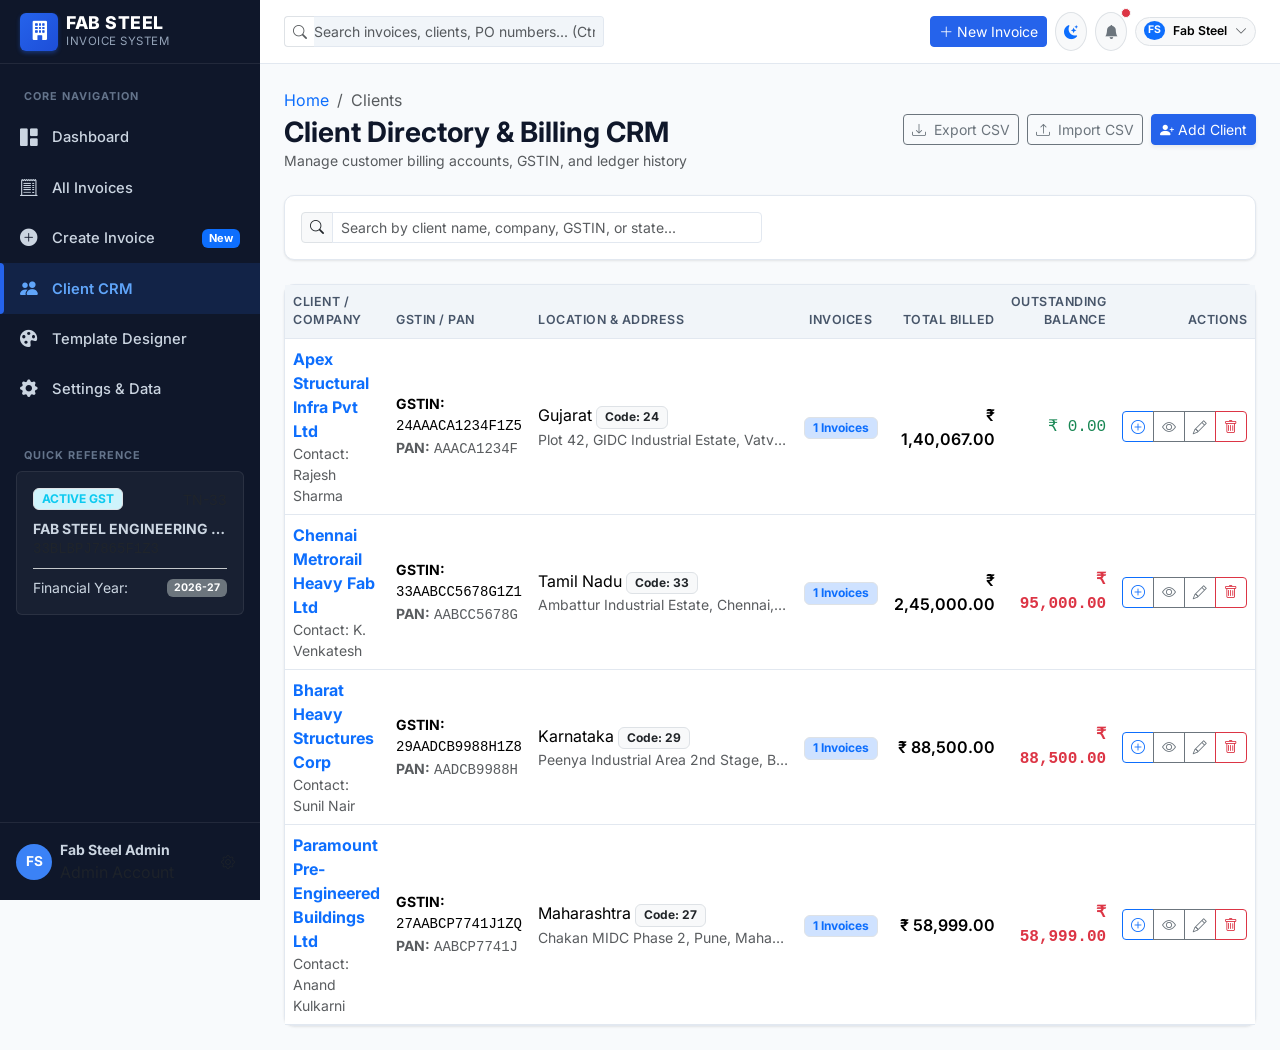
<file: clients.html>
<!DOCTYPE html>
<html lang="en" data-theme="light">
<head>
  <meta charset="UTF-8">
  <meta name="viewport" content="width=device-width, initial-scale=1.0">
  <title>Client CRM - FAB STEEL Invoice System</title>
  
  <!-- Fonts -->
  <link rel="preconnect" href="https://fonts.googleapis.com">
  <link rel="preconnect" href="https://fonts.gstatic.com" crossorigin>
  <link href="https://fonts.googleapis.com/css2?family=Inter:wght@400;500;600;700;800&display=swap" rel="stylesheet">
  
  <!-- Vendor CSS -->
  <link rel="stylesheet" href="https://cdn.jsdelivr.net/npm/bootstrap@5.3.3/dist/css/bootstrap.min.css">
  <link rel="stylesheet" href="https://cdn.jsdelivr.net/npm/bootstrap-icons@1.11.3/font/bootstrap-icons.min.css">
  
  <!-- Custom CSS -->
  <link rel="stylesheet" href="assets/css/style.css">
  <link rel="stylesheet" href="assets/css/invoice-template.css">
  <link rel="stylesheet" href="assets/css/responsive.css">
  <link rel="stylesheet" href="assets/css/print.css">
</head>
<body>
  <div class="app-container">
    <!-- SIDEBAR -->
    <aside class="app-sidebar" id="app-sidebar"></aside>

    <!-- MAIN CONTAINER -->
    <div class="app-main">
      <!-- NAVBAR -->
      <header class="app-navbar" id="app-navbar"></header>

      <!-- CONTENT -->
      <main class="app-content">
        <!-- Header -->
        <div class="d-flex flex-wrap justify-content-between align-items-center mb-4">
          <div>
            <nav aria-label="breadcrumb">
              <ol class="breadcrumb mb-1 small">
                <li class="breadcrumb-item"><a href="index.html" class="text-decoration-none">Home</a></li>
                <li class="breadcrumb-item active" aria-current="page">Clients</li>
              </ol>
            </nav>
            <h3 class="fw-bold mb-0">Client Directory & Billing CRM</h3>
            <p class="text-muted small mb-0">Manage customer billing accounts, GSTIN, and ledger history</p>
          </div>
          <div class="d-flex flex-wrap gap-2 mt-2 mt-sm-0">
            <button class="btn btn-outline-secondary btn-sm" onclick="ClientsManager.exportClientsCsv()">
              <i class="bi bi-download me-1"></i> Export CSV
            </button>
            <label class="btn btn-outline-secondary btn-sm mb-0">
              <i class="bi bi-upload me-1"></i> Import CSV
              <input type="file" id="client-csv-file-input" accept=".csv" class="d-none" />
            </label>
            <button class="btn btn-primary btn-sm d-flex align-items-center gap-1 shadow-sm" onclick="ClientsManager.openAddModal()">
              <i class="bi bi-person-plus-fill"></i>
              <span>Add Client</span>
            </button>
          </div>
        </div>

        <!-- SEARCH BAR -->
        <div class="card p-3 mb-4">
          <div class="row g-3">
            <div class="col-md-6">
              <div class="input-group input-group-sm">
                <span class="input-group-text"><i class="bi bi-search"></i></span>
                <input type="text" id="client-search" class="form-control" placeholder="Search by client name, company, GSTIN, or state..." />
              </div>
            </div>
          </div>
        </div>

        <!-- CLIENTS TABLE -->
        <div class="card">
          <div class="table-responsive">
            <table class="table table-hover align-middle mb-0">
              <thead>
                <tr>
                  <th>Client / Company</th>
                  <th>GSTIN / PAN</th>
                  <th>Location & Address</th>
                  <th class="text-center">Invoices</th>
                  <th class="text-end">Total Billed</th>
                  <th class="text-end">Outstanding Balance</th>
                  <th class="text-end">Actions</th>
                </tr>
              </thead>
              <tbody id="clients-table-tbody">
                <!-- Loaded dynamically -->
              </tbody>
            </table>
          </div>
        </div>

      </main>
    </div>
  </div>

  <!-- ADD / EDIT CLIENT MODAL -->
  <div class="modal fade" id="client-modal" tabindex="-1">
    <div class="modal-dialog modal-lg">
      <div class="modal-content">
        <form id="client-form">
          <input type="hidden" id="client-id" />
          <div class="modal-header">
            <h5 class="modal-title fw-bold" id="client-modal-title">Client Profile</h5>
            <button type="button" class="btn-close" data-bs-dismiss="modal"></button>
          </div>
          <div class="modal-body">
            <div class="row g-3">
              <div class="col-md-6">
                <label class="form-label" for="modal-client-company">Company Name *</label>
                <input type="text" id="modal-client-company" class="form-control form-control-sm" required />
              </div>
              <div class="col-md-6">
                <label class="form-label" for="modal-client-contact">Contact Person</label>
                <input type="text" id="modal-client-contact" class="form-control form-control-sm" />
              </div>
              <div class="col-md-6">
                <label class="form-label" for="modal-client-email">Email Address</label>
                <input type="email" id="modal-client-email" class="form-control form-control-sm" />
              </div>
              <div class="col-md-6">
                <label class="form-label" for="modal-client-phone">Phone Number</label>
                <input type="text" id="modal-client-phone" class="form-control form-control-sm" />
              </div>
              <div class="col-md-6">
                <label class="form-label" for="modal-client-gstin">GSTIN (15 Digits)</label>
                <input type="text" id="modal-client-gstin" class="form-control form-control-sm text-uppercase font-monospace" maxlength="15" />
              </div>
              <div class="col-md-6">
                <label class="form-label" for="modal-client-pan">PAN Number</label>
                <input type="text" id="modal-client-pan" class="form-control form-control-sm text-uppercase font-monospace" maxlength="10" />
              </div>
              <div class="col-md-6">
                <label class="form-label" for="modal-client-state">State</label>
                <input type="text" id="modal-client-state" class="form-control form-control-sm" placeholder="e.g. Gujarat" />
              </div>
              <div class="col-md-6">
                <label class="form-label" for="modal-client-state-code">State Code (2 Digits)</label>
                <input type="text" id="modal-client-state-code" class="form-control form-control-sm font-monospace" maxlength="2" placeholder="e.g. 24" />
              </div>
              <div class="col-12">
                <label class="form-label" for="modal-client-address">Billing Address</label>
                <textarea id="modal-client-address" class="form-control form-control-sm" rows="3" placeholder="Plot, Street, City, State, PIN code"></textarea>
              </div>
            </div>
          </div>
          <div class="modal-footer">
            <button type="button" class="btn btn-sm btn-secondary" data-bs-dismiss="modal">Cancel</button>
            <button type="submit" class="btn btn-sm btn-primary">
              <i class="bi bi-save me-1"></i> Save Client
            </button>
          </div>
        </form>
      </div>
    </div>
  </div>

  <!-- VIEW CLIENT DETAILS & INVOICE HISTORY MODAL -->
  <div class="modal fade" id="client-details-modal" tabindex="-1">
    <div class="modal-dialog modal-lg">
      <div class="modal-content">
        <div class="modal-header">
          <h5 class="modal-title fw-bold"><i class="bi bi-person-badge text-primary me-2"></i>Client Billing Profile</h5>
          <button type="button" class="btn-close" data-bs-dismiss="modal"></button>
        </div>
        <div class="modal-body" id="client-details-body">
          <!-- Rendered dynamically -->
        </div>
        <div class="modal-footer">
          <button type="button" class="btn btn-sm btn-secondary" data-bs-dismiss="modal">Close</button>
        </div>
      </div>
    </div>
  </div>

  <!-- VENDOR SCRIPTS -->
  <script src="https://cdn.jsdelivr.net/npm/bootstrap@5.3.3/dist/js/bootstrap.bundle.min.js"></script>

  <!-- APPLICATION SCRIPTS -->
  <script src="assets/js/default-assets.js"></script>
  <script src="assets/js/default-data.js"></script>
  <script src="assets/js/calculations.js"></script>
  <script src="assets/js/storage.js"></script>
  <script src="assets/js/export-csv.js"></script>
  <script src="assets/js/ui.js"></script>
  <script src="assets/js/clients-manager.js"></script>

  <script>
    document.addEventListener('DOMContentLoaded', () => {
      UI.init('clients');
      ClientsManager.init();
    });
  </script>
</body>
</html>
</file>
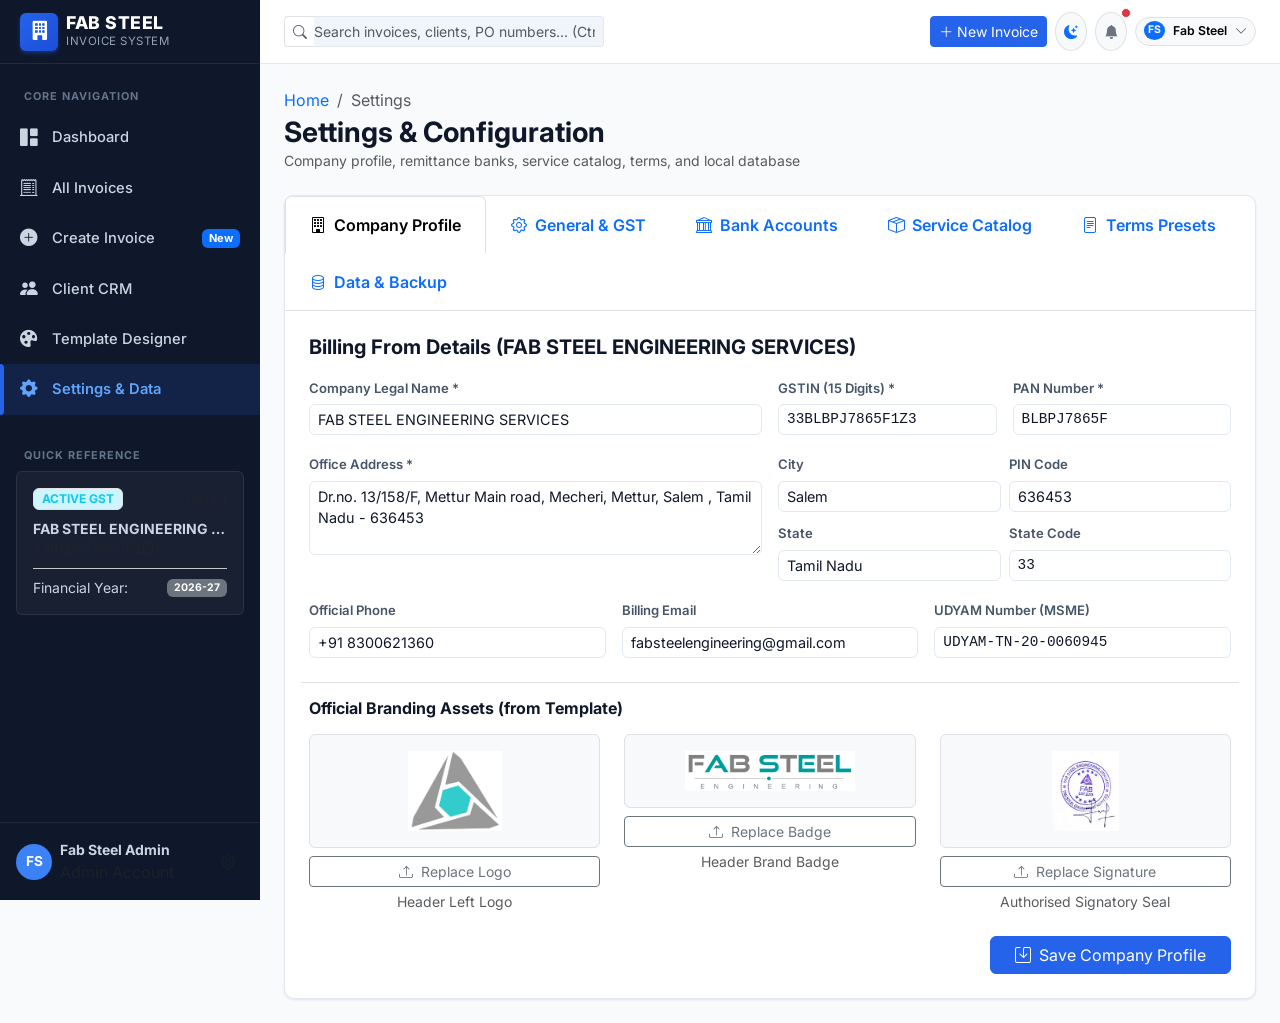
<file: settings.html>
<!DOCTYPE html>
<html lang="en" data-theme="light">
<head>
  <meta charset="UTF-8">
  <meta name="viewport" content="width=device-width, initial-scale=1.0">
  <title>Settings & Data - FAB STEEL Invoice System</title>
  
  <!-- Fonts -->
  <link rel="preconnect" href="https://fonts.googleapis.com">
  <link rel="preconnect" href="https://fonts.gstatic.com" crossorigin>
  <link href="https://fonts.googleapis.com/css2?family=Inter:wght@400;500;600;700;800&display=swap" rel="stylesheet">
  
  <!-- Vendor CSS -->
  <link rel="stylesheet" href="https://cdn.jsdelivr.net/npm/bootstrap@5.3.3/dist/css/bootstrap.min.css">
  <link rel="stylesheet" href="https://cdn.jsdelivr.net/npm/bootstrap-icons@1.11.3/font/bootstrap-icons.min.css">
  
  <!-- Custom CSS -->
  <link rel="stylesheet" href="assets/css/style.css">
  <link rel="stylesheet" href="assets/css/invoice-template.css">
  <link rel="stylesheet" href="assets/css/responsive.css">
  <link rel="stylesheet" href="assets/css/print.css">
</head>
<body>
  <div class="app-container">
    <!-- SIDEBAR -->
    <aside class="app-sidebar" id="app-sidebar"></aside>

    <!-- MAIN CONTAINER -->
    <div class="app-main">
      <!-- NAVBAR -->
      <header class="app-navbar" id="app-navbar"></header>

      <!-- CONTENT -->
      <main class="app-content">
        <!-- Header -->
        <div class="d-flex flex-wrap justify-content-between align-items-center mb-4">
          <div>
            <nav aria-label="breadcrumb">
              <ol class="breadcrumb mb-1 small">
                <li class="breadcrumb-item"><a href="index.html" class="text-decoration-none">Home</a></li>
                <li class="breadcrumb-item active" aria-current="page">Settings</li>
              </ol>
            </nav>
            <h3 class="fw-bold mb-0">Settings & Configuration</h3>
            <p class="text-muted small mb-0">Company profile, remittance banks, service catalog, terms, and local database</p>
          </div>
        </div>

        <!-- TABS -->
        <div class="card">
          <div class="card-header p-0 border-bottom">
            <ul class="nav nav-tabs card-header-tabs m-0 border-0" id="settingsTabs" role="tablist">
              <li class="nav-item">
                <button class="nav-link active px-4 py-3" data-bs-toggle="tab" data-bs-target="#tab-company">
                  <i class="bi bi-building me-1"></i> Company Profile
                </button>
              </li>
              <li class="nav-item">
                <button class="nav-link px-4 py-3" data-bs-toggle="tab" data-bs-target="#tab-general">
                  <i class="bi bi-gear me-1"></i> General & GST
                </button>
              </li>
              <li class="nav-item">
                <button class="nav-link px-4 py-3" data-bs-toggle="tab" data-bs-target="#tab-banks">
                  <i class="bi bi-bank me-1"></i> Bank Accounts
                </button>
              </li>
              <li class="nav-item">
                <button class="nav-link px-4 py-3" data-bs-toggle="tab" data-bs-target="#tab-catalog">
                  <i class="bi bi-box-seam me-1"></i> Service Catalog
                </button>
              </li>
              <li class="nav-item">
                <button class="nav-link px-4 py-3" data-bs-toggle="tab" data-bs-target="#tab-terms">
                  <i class="bi bi-file-text me-1"></i> Terms Presets
                </button>
              </li>
              <li class="nav-item">
                <button class="nav-link px-4 py-3" data-bs-toggle="tab" data-bs-target="#tab-data">
                  <i class="bi bi-database me-1"></i> Data & Backup
                </button>
              </li>
            </ul>
          </div>

          <div class="card-body p-4">
            <div class="tab-content">
              
              <!-- TAB 1: COMPANY PROFILE -->
              <div class="tab-pane fade show active" id="tab-company">
                <form id="company-settings-form">
                  <h5 class="fw-bold mb-3">Billing From Details (FAB STEEL ENGINEERING SERVICES)</h5>
                  <div class="row g-3">
                    <div class="col-md-6">
                      <label class="form-label" for="comp-name">Company Legal Name *</label>
                      <input type="text" id="comp-name" class="form-control form-control-sm" required />
                    </div>
                    <div class="col-md-3">
                      <label class="form-label" for="comp-gstin">GSTIN (15 Digits) *</label>
                      <input type="text" id="comp-gstin" class="form-control form-control-sm text-uppercase font-monospace" required />
                    </div>
                    <div class="col-md-3">
                      <label class="form-label" for="comp-pan">PAN Number *</label>
                      <input type="text" id="comp-pan" class="form-control form-control-sm text-uppercase font-monospace" required />
                    </div>

                    <div class="col-md-6">
                      <label class="form-label" for="comp-address">Office Address *</label>
                      <textarea id="comp-address" class="form-control form-control-sm" rows="3" required></textarea>
                    </div>
                    <div class="col-md-6">
                      <div class="row g-2">
                        <div class="col-6">
                          <label class="form-label" for="comp-city">City</label>
                          <input type="text" id="comp-city" class="form-control form-control-sm" />
                        </div>
                        <div class="col-6">
                          <label class="form-label" for="comp-pin">PIN Code</label>
                          <input type="text" id="comp-pin" class="form-control form-control-sm" />
                        </div>
                        <div class="col-6">
                          <label class="form-label" for="comp-state">State</label>
                          <input type="text" id="comp-state" class="form-control form-control-sm" />
                        </div>
                        <div class="col-6">
                          <label class="form-label" for="comp-state-code">State Code</label>
                          <input type="text" id="comp-state-code" class="form-control form-control-sm font-monospace" />
                        </div>
                      </div>
                    </div>

                    <div class="col-md-4">
                      <label class="form-label" for="comp-phone">Official Phone</label>
                      <input type="text" id="comp-phone" class="form-control form-control-sm" />
                    </div>
                    <div class="col-md-4">
                      <label class="form-label" for="comp-email">Billing Email</label>
                      <input type="email" id="comp-email" class="form-control form-control-sm" />
                    </div>
                    <div class="col-md-4">
                      <label class="form-label" for="comp-udyam">UDYAM Number (MSME)</label>
                      <input type="text" id="comp-udyam" class="form-control form-control-sm text-uppercase font-monospace" />
                    </div>

                    <!-- Company Images (Logo, Badge, Signature) -->
                    <div class="col-12 mt-4 pt-3 border-top">
                      <h6 class="fw-bold mb-3">Official Branding Assets (from Template)</h6>
                      <div class="row g-4">
                        <div class="col-md-4 text-center">
                          <div class="p-3 border rounded bg-light mb-2">
                            <img id="comp-logo-preview" src="assets/images/logo.png" alt="Logo" style="max-height: 80px; max-width: 140px; object-fit: contain;" />
                          </div>
                          <label class="btn btn-sm btn-outline-secondary w-100">
                            <i class="bi bi-upload me-1"></i> Replace Logo
                            <input type="file" id="upload-logo-input" accept="image/*" class="d-none" />
                          </label>
                          <small class="text-muted d-block mt-1">Header Left Logo</small>
                        </div>

                        <div class="col-md-4 text-center">
                          <div class="p-3 border rounded bg-light mb-2">
                            <img id="comp-badge-preview" src="assets/images/brand-badge.png" alt="Badge" style="max-height: 80px; max-width: 170px; object-fit: contain;" />
                          </div>
                          <label class="btn btn-sm btn-outline-secondary w-100">
                            <i class="bi bi-upload me-1"></i> Replace Badge
                            <input type="file" id="upload-badge-input" accept="image/*" class="d-none" />
                          </label>
                          <small class="text-muted d-block mt-1">Header Brand Badge</small>
                        </div>

                        <div class="col-md-4 text-center">
                          <div class="p-3 border rounded bg-light mb-2">
                            <img id="comp-sig-preview" src="assets/images/signature.jpg" alt="Signature" style="max-height: 80px; max-width: 140px; object-fit: contain;" />
                          </div>
                          <label class="btn btn-sm btn-outline-secondary w-100">
                            <i class="bi bi-upload me-1"></i> Replace Signature
                            <input type="file" id="upload-sig-input" accept="image/*" class="d-none" />
                          </label>
                          <small class="text-muted d-block mt-1">Authorised Signatory Seal</small>
                        </div>
                      </div>
                    </div>

                    <div class="col-12 mt-4 text-end">
                      <button type="submit" class="btn btn-primary px-4">
                        <i class="bi bi-save me-1"></i> Save Company Profile
                      </button>
                    </div>
                  </div>
                </form>
              </div>

              <!-- TAB 2: GENERAL & GST -->
              <div class="tab-pane fade" id="tab-general">
                <form id="general-settings-form">
                  <h5 class="fw-bold mb-3">Invoice Numbering & Financial Year</h5>
                  <div class="row g-3">
                    <div class="col-md-4">
                      <label class="form-label" for="setting-prefix">Invoice Prefix</label>
                      <input type="text" id="setting-prefix" class="form-control form-control-sm font-monospace" value="FSE" />
                      <small class="text-muted">e.g. FSE for FAB STEEL ENGINEERING</small>
                    </div>
                    <div class="col-md-4">
                      <label class="form-label" for="setting-fy">Financial Year</label>
                      <input type="text" id="setting-fy" class="form-control form-control-sm font-monospace" value="2026-27" />
                    </div>
                    <div class="col-md-4">
                      <label class="form-label" for="setting-next-serial">Next Serial Number</label>
                      <input type="number" id="setting-next-serial" class="form-control form-control-sm font-monospace" value="7" />
                    </div>
                    <div class="col-md-4">
                      <label class="form-label" for="setting-currency">Currency Code</label>
                      <select id="setting-currency" class="form-select form-select-sm">
                        <option value="INR">INR (₹ - Indian Rupee)</option>
                        <option value="USD">USD ($ - US Dollar)</option>
                        <option value="EUR">EUR (€ - Euro)</option>
                        <option value="AED">AED (AED - UAE Dirham)</option>
                      </select>
                    </div>
                    <div class="col-md-4">
                      <label class="form-label" for="setting-payment-days">Default Payment Due Days</label>
                      <input type="number" id="setting-payment-days" class="form-control form-control-sm" value="21" />
                    </div>
                    <div class="col-md-4">
                      <label class="form-label" for="setting-default-gst">Default GST Rate</label>
                      <select id="setting-default-gst" class="form-select form-select-sm font-monospace">
                        <option value="18">18% (Standard Engineering Services)</option>
                        <option value="12">12%</option>
                        <option value="5">5%</option>
                        <option value="28">28%</option>
                        <option value="0">0% (Nil / LUT)</option>
                      </select>
                    </div>
                    <div class="col-md-4 d-flex align-items-center">
                      <div class="form-check form-switch mt-3">
                        <input class="form-check-input" type="checkbox" id="setting-round-off" checked />
                        <label class="form-check-label small fw-bold" for="setting-round-off">Default Round-off Enabled</label>
                      </div>
                    </div>
                    <div class="col-12 mt-4 text-end">
                      <button type="submit" class="btn btn-primary px-4">
                        <i class="bi bi-save me-1"></i> Save General Settings
                      </button>
                    </div>
                  </div>
                </form>
              </div>

              <!-- TAB 3: BANK ACCOUNTS -->
              <div class="tab-pane fade" id="tab-banks">
                <div class="d-flex justify-content-between align-items-center mb-3">
                  <h5 class="fw-bold mb-0">Remittance Bank Accounts</h5>
                </div>
                <div class="table-responsive mb-4">
                  <table class="table table-bordered table-sm align-middle">
                    <thead class="table-light">
                      <tr>
                        <th>Bank Name</th>
                        <th>Account Number</th>
                        <th>IFSC Code</th>
                        <th>Branch</th>
                        <th>UPI ID</th>
                        <th class="text-center">Default</th>
                        <th class="text-end">Action</th>
                      </tr>
                    </thead>
                    <tbody id="banks-list-tbody">
                      <!-- Loaded dynamically -->
                    </tbody>
                  </table>
                </div>

                <div class="card bg-light border">
                  <div class="card-header bg-transparent fw-bold">Add New Bank Account</div>
                  <div class="card-body">
                    <form id="add-bank-form">
                      <div class="row g-2">
                        <div class="col-md-4">
                          <label class="form-label" for="new-bank-name">Bank Name *</label>
                          <input type="text" id="new-bank-name" class="form-control form-control-sm" placeholder="e.g. HDFC Bank" required />
                        </div>
                        <div class="col-md-4">
                          <label class="form-label" for="new-bank-holder">Account Holder Name</label>
                          <input type="text" id="new-bank-holder" class="form-control form-control-sm" value="FAB STEEL ENGINEERING SERVICES" />
                        </div>
                        <div class="col-md-4">
                          <label class="form-label" for="new-bank-acc">Account Number *</label>
                          <input type="text" id="new-bank-acc" class="form-control form-control-sm font-monospace" required />
                        </div>
                        <div class="col-md-4">
                          <label class="form-label" for="new-bank-ifsc">IFSC Code *</label>
                          <input type="text" id="new-bank-ifsc" class="form-control form-control-sm text-uppercase font-monospace" required />
                        </div>
                        <div class="col-md-4">
                          <label class="form-label" for="new-bank-branch">Branch</label>
                          <input type="text" id="new-bank-branch" class="form-control form-control-sm" />
                        </div>
                        <div class="col-md-4">
                          <label class="form-label" for="new-bank-upi">UPI ID</label>
                          <input type="text" id="new-bank-upi" class="form-control form-control-sm font-monospace" placeholder="e.g. 8300621360@okaxis" />
                        </div>
                        <div class="col-12 mt-3 text-end">
                          <button type="submit" class="btn btn-sm btn-primary">
                            <i class="bi bi-plus-lg me-1"></i> Add Bank Account
                          </button>
                        </div>
                      </div>
                    </form>
                  </div>
                </div>
              </div>

              <!-- TAB 4: SERVICE CATALOG -->
              <div class="tab-pane fade" id="tab-catalog">
                <h5 class="fw-bold mb-3">Product & Engineering Service Catalog</h5>
                <div class="table-responsive mb-4">
                  <table class="table table-bordered table-sm align-middle">
                    <thead class="table-light">
                      <tr>
                        <th>Description</th>
                        <th class="text-center">HSN/SAC</th>
                        <th class="text-center">Unit</th>
                        <th class="text-end">Standard Rate</th>
                        <th class="text-center">GST Rate</th>
                        <th class="text-end">Action</th>
                      </tr>
                    </thead>
                    <tbody id="catalog-list-tbody">
                      <!-- Loaded dynamically -->
                    </tbody>
                  </table>
                </div>

                <div class="card bg-light border">
                  <div class="card-header bg-transparent fw-bold">Add Service to Catalog</div>
                  <div class="card-body">
                    <form id="add-catalog-form">
                      <div class="row g-2">
                        <div class="col-md-5">
                          <label class="form-label" for="catalog-desc">Service Description *</label>
                          <input type="text" id="catalog-desc" class="form-control form-control-sm" required />
                        </div>
                        <div class="col-md-2">
                          <label class="form-label" for="catalog-hsn">HSN / SAC</label>
                          <input type="text" id="catalog-hsn" class="form-control form-control-sm text-center" value="998333" />
                        </div>
                        <div class="col-md-2">
                          <label class="form-label" for="catalog-unit">Unit</label>
                          <select id="catalog-unit" class="form-select form-select-sm">
                            <option value="TON">TON</option>
                            <option value="NOS">NOS</option>
                            <option value="SET">SET</option>
                            <option value="JOB">JOB</option>
                            <option value="HOURS">HOURS</option>
                          </select>
                        </div>
                        <div class="col-md-2">
                          <label class="form-label" for="catalog-rate">Rate (₹) *</label>
                          <input type="number" step="any" id="catalog-rate" class="form-control form-control-sm text-end" required />
                        </div>
                        <div class="col-md-1">
                          <label class="form-label" for="catalog-gst-rate">GST %</label>
                          <input type="number" id="catalog-gst-rate" class="form-control form-control-sm text-center" value="18" />
                        </div>
                        <div class="col-12 mt-3 text-end">
                          <button type="submit" class="btn btn-sm btn-primary">
                            <i class="bi bi-plus-lg me-1"></i> Add to Catalog
                          </button>
                        </div>
                      </div>
                    </form>
                  </div>
                </div>
              </div>

              <!-- TAB 5: TERMS PRESETS -->
              <div class="tab-pane fade" id="tab-terms">
                <h5 class="fw-bold mb-3">Terms & Conditions Presets</h5>
                <p class="small text-muted mb-3">Default conditions extracted from the Excel template and alternative presets:</p>
                <div id="terms-presets-list">
                  <!-- Loaded dynamically -->
                </div>
              </div>

              <!-- TAB 6: DATA & BACKUP -->
              <div class="tab-pane fade" id="tab-data">
                <h5 class="fw-bold mb-3">Local Database Management & Backup</h5>
                <div class="alert alert-info">
                  <i class="bi bi-info-circle-fill me-2"></i>
                  All application records are securely stored in your local browser storage (LocalStorage). This frontend architecture is completely prepared for plug-and-play PHP + MySQL backend integration without redesigning any UI or calculation logic.
                </div>

                <div class="row g-4 mt-2">
                  <div class="col-md-6">
                    <div class="card h-100 p-3 border">
                      <h6 class="fw-bold"><i class="bi bi-cloud-arrow-down text-primary me-2"></i>Export System Backup</h6>
                      <p class="small text-muted mb-3">Download a complete JSON snapshot of all invoices, clients, templates, catalog items, and settings.</p>
                      <button class="btn btn-outline-primary btn-sm mt-auto" onclick="SettingsManager.downloadFullBackup()">
                        <i class="bi bi-download me-1"></i> Download Backup JSON
                      </button>
                    </div>
                  </div>

                  <div class="col-md-6">
                    <div class="card h-100 p-3 border">
                      <h6 class="fw-bold"><i class="bi bi-cloud-arrow-up text-success me-2"></i>Restore Backup</h6>
                      <p class="small text-muted mb-3">Restore previously saved invoices and company configurations from a JSON backup file.</p>
                      <label class="btn btn-outline-success btn-sm mt-auto mb-0">
                        <i class="bi bi-upload me-1"></i> Choose Backup File
                        <input type="file" id="backup-file-input" accept=".json" class="d-none" />
                      </label>
                    </div>
                  </div>

                  <div class="col-md-6">
                    <div class="card h-100 p-3 border border-warning">
                      <h6 class="fw-bold text-warning"><i class="bi bi-arrow-counterclockwise me-2"></i>Reset to Factory Demo State</h6>
                      <p class="small text-muted mb-3">Re-initializes the application with the original FAB Steel sample invoice (FSE-2026-27-006) and official templates.</p>
                      <button class="btn btn-warning btn-sm mt-auto" onclick="SettingsManager.resetAllDemoData()">
                        <i class="bi bi-arrow-repeat me-1"></i> Reset Demo Data
                      </button>
                    </div>
                  </div>

                  <div class="col-md-6">
                    <div class="card h-100 p-3 border border-danger">
                      <h6 class="fw-bold text-danger"><i class="bi bi-trash3 me-2"></i>Clear All Stored Data</h6>
                      <p class="small text-muted mb-3">Permanently wipe all records from this browser. Use with caution.</p>
                      <button class="btn btn-outline-danger btn-sm mt-auto" onclick="SettingsManager.clearAllData()">
                        <i class="bi bi-exclamation-triangle me-1"></i> Wipe Local Database
                      </button>
                    </div>
                  </div>
                </div>
              </div>

            </div>
          </div>
        </div>

      </main>
    </div>
  </div>

  <!-- VENDOR SCRIPTS -->
  <script src="https://cdn.jsdelivr.net/npm/bootstrap@5.3.3/dist/js/bootstrap.bundle.min.js"></script>

  <!-- APPLICATION SCRIPTS -->
  <script src="assets/js/default-assets.js"></script>
  <script src="assets/js/default-data.js"></script>
  <script src="assets/js/calculations.js"></script>
  <script src="assets/js/storage.js"></script>
  <script src="assets/js/export-csv.js"></script>
  <script src="assets/js/ui.js"></script>
  <script src="assets/js/settings-manager.js"></script>

  <script>
    document.addEventListener('DOMContentLoaded', () => {
      UI.init('settings');
      SettingsManager.init();
    });
  </script>
</body>
</html>
</file>
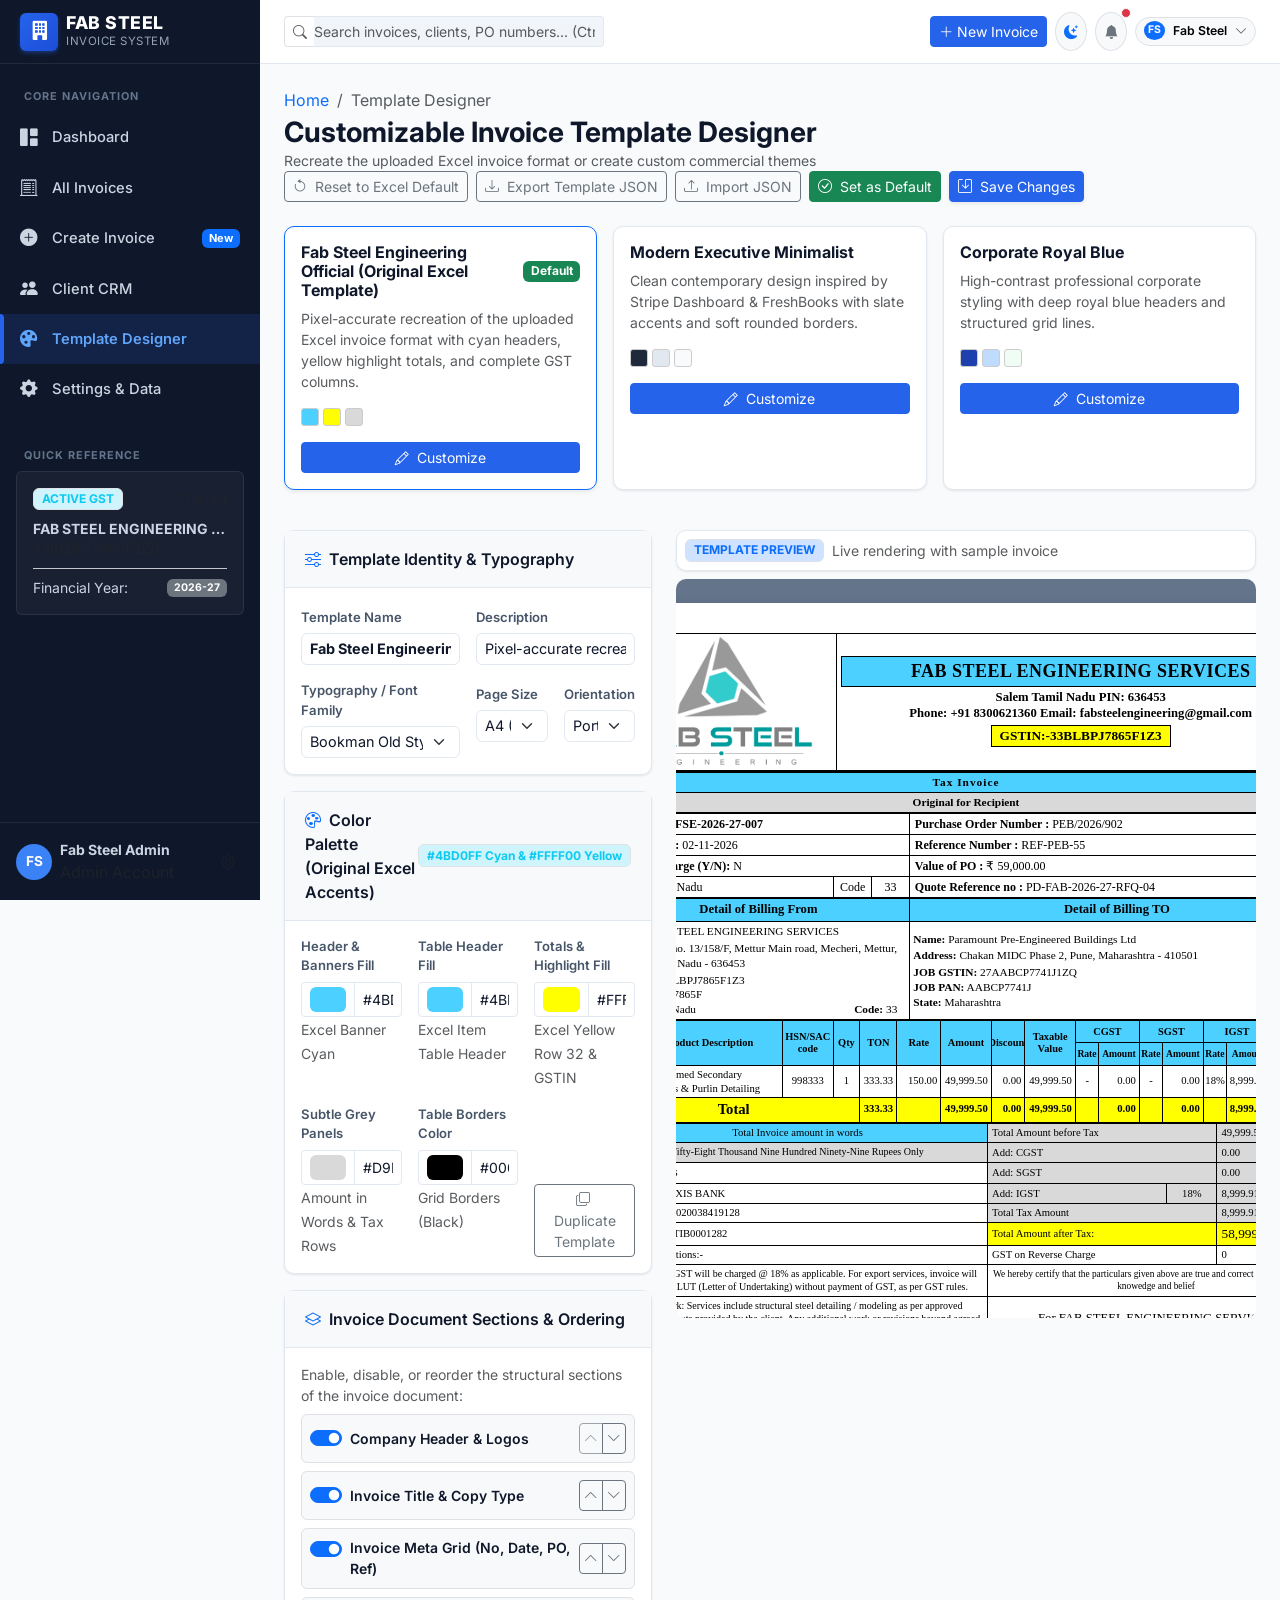
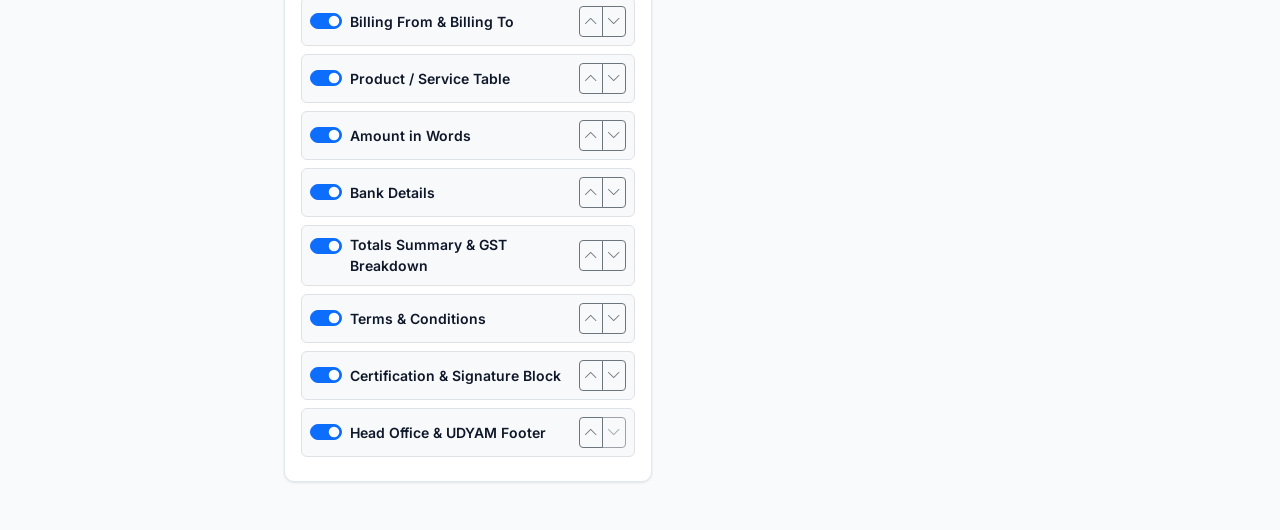
<file: templates.html>
<!DOCTYPE html>
<html lang="en" data-theme="light">
<head>
  <meta charset="UTF-8">
  <meta name="viewport" content="width=device-width, initial-scale=1.0">
  <title>Template Designer - FAB STEEL Invoice System</title>
  
  <!-- Fonts -->
  <link rel="preconnect" href="https://fonts.googleapis.com">
  <link rel="preconnect" href="https://fonts.gstatic.com" crossorigin>
  <link href="https://fonts.googleapis.com/css2?family=Inter:wght@400;500;600;700;800&display=swap" rel="stylesheet">
  
  <!-- Vendor CSS -->
  <link rel="stylesheet" href="https://cdn.jsdelivr.net/npm/bootstrap@5.3.3/dist/css/bootstrap.min.css">
  <link rel="stylesheet" href="https://cdn.jsdelivr.net/npm/bootstrap-icons@1.11.3/font/bootstrap-icons.min.css">
  
  <!-- Custom CSS -->
  <link rel="stylesheet" href="assets/css/style.css">
  <link rel="stylesheet" href="assets/css/invoice-template.css">
  <link rel="stylesheet" href="assets/css/responsive.css">
  <link rel="stylesheet" href="assets/css/print.css">
</head>
<body>
  <div class="app-container">
    <!-- SIDEBAR -->
    <aside class="app-sidebar" id="app-sidebar"></aside>

    <!-- MAIN CONTAINER -->
    <div class="app-main">
      <!-- NAVBAR -->
      <header class="app-navbar" id="app-navbar"></header>

      <!-- CONTENT -->
      <main class="app-content">
        <!-- Header -->
        <div class="d-flex flex-wrap justify-content-between align-items-center mb-4">
          <div>
            <nav aria-label="breadcrumb">
              <ol class="breadcrumb mb-1 small">
                <li class="breadcrumb-item"><a href="index.html" class="text-decoration-none">Home</a></li>
                <li class="breadcrumb-item active" aria-current="page">Template Designer</li>
              </ol>
            </nav>
            <h3 class="fw-bold mb-0">Customizable Invoice Template Designer</h3>
            <p class="text-muted small mb-0">Recreate the uploaded Excel invoice format or create custom commercial themes</p>
          </div>
          <div class="d-flex flex-wrap gap-2 mt-2 mt-sm-0">
            <button class="btn btn-outline-secondary btn-sm" onclick="TemplatesManager.resetAllTemplates()">
              <i class="bi bi-arrow-counterclockwise me-1"></i> Reset to Excel Default
            </button>
            <button class="btn btn-outline-secondary btn-sm" onclick="TemplatesManager.exportCurrentTemplateJson()">
              <i class="bi bi-download me-1"></i> Export Template JSON
            </button>
            <label class="btn btn-outline-secondary btn-sm mb-0">
              <i class="bi bi-upload me-1"></i> Import JSON
              <input type="file" id="template-import-file" accept=".json" class="d-none" />
            </label>
            <button class="btn btn-success btn-sm" onclick="TemplatesManager.setAsDefaultTemplate()">
              <i class="bi bi-check-circle me-1"></i> Set as Default
            </button>
            <button class="btn btn-primary btn-sm shadow-sm" onclick="TemplatesManager.saveCurrentTemplate()">
              <i class="bi bi-save me-1"></i> Save Changes
            </button>
          </div>
        </div>

        <!-- TEMPLATE SELECTION CARDS -->
        <div class="row g-3 mb-4" id="template-cards-list">
          <!-- Populated dynamically -->
        </div>

        <!-- TWO-PANEL DESIGNER WORKSPACE -->
        <div class="creator-container">
          
          <!-- LEFT PANEL: CUSTOMIZATION CONTROLS -->
          <div class="creator-editor-panel">
            
            <!-- SECTION 1: TEMPLATE METADATA -->
            <div class="card mb-3">
              <div class="card-header bg-light">
                <i class="bi bi-sliders text-primary me-2"></i>Template Identity & Typography
              </div>
              <div class="card-body">
                <div class="row g-3">
                  <div class="col-md-6">
                    <label class="form-label" for="tpl-name">Template Name</label>
                    <input type="text" id="tpl-name" class="form-control form-control-sm fw-bold" />
                  </div>
                  <div class="col-md-6">
                    <label class="form-label" for="tpl-desc">Description</label>
                    <input type="text" id="tpl-desc" class="form-control form-control-sm" />
                  </div>
                  <div class="col-md-6">
                    <label class="form-label" for="tpl-font">Typography / Font Family</label>
                    <select id="tpl-font" class="form-select form-select-sm">
                      <option value="'Bookman Old Style', 'Calibri', serif, sans-serif">Bookman Old Style & Calibri (Original Excel Font)</option>
                      <option value="'Inter', -apple-system, sans-serif">Inter (Modern Clean UI)</option>
                      <option value="'Calibri', Candara, Segoe, sans-serif">Calibri (Standard Office)</option>
                      <option value="'Roboto', sans-serif">Roboto</option>
                      <option value="'Times New Roman', serif">Times New Roman (Formal)</option>
                    </select>
                  </div>
                  <div class="col-md-3">
                    <label class="form-label" for="tpl-page-size">Page Size</label>
                    <select id="tpl-page-size" class="form-select form-select-sm">
                      <option value="A4">A4 (Standard 210x297mm)</option>
                      <option value="A5">A5</option>
                      <option value="Letter">US Letter</option>
                      <option value="Legal">Legal</option>
                    </select>
                  </div>
                  <div class="col-md-3">
                    <label class="form-label" for="tpl-orientation">Orientation</label>
                    <select id="tpl-orientation" class="form-select form-select-sm">
                      <option value="portrait">Portrait</option>
                      <option value="landscape">Landscape</option>
                    </select>
                  </div>
                </div>
              </div>
            </div>

            <!-- SECTION 2: COLOR PALETTE -->
            <div class="card mb-3">
              <div class="card-header bg-light d-flex justify-content-between align-items-center">
                <span><i class="bi bi-palette text-primary me-2"></i>Color Palette (Original Excel Accents)</span>
                <span class="badge bg-info-subtle text-info border">#4BD0FF Cyan & #FFFF00 Yellow</span>
              </div>
              <div class="card-body">
                <div class="row g-3">
                  <div class="col-md-4">
                    <label class="form-label" for="tpl-color-header">Header & Banners Fill</label>
                    <div class="input-group input-group-sm">
                      <input type="color" id="tpl-color-header" class="form-control form-control-color w-25" />
                      <input type="text" class="form-control" value="#4BD0FF" readonly />
                    </div>
                    <small class="text-muted">Excel Banner Cyan</small>
                  </div>
                  <div class="col-md-4">
                    <label class="form-label" for="tpl-color-table-header">Table Header Fill</label>
                    <div class="input-group input-group-sm">
                      <input type="color" id="tpl-color-table-header" class="form-control form-control-color w-25" />
                      <input type="text" class="form-control" value="#4BD0FF" readonly />
                    </div>
                    <small class="text-muted">Excel Item Table Header</small>
                  </div>
                  <div class="col-md-4">
                    <label class="form-label" for="tpl-color-total-row">Totals & Highlight Fill</label>
                    <div class="input-group input-group-sm">
                      <input type="color" id="tpl-color-total-row" class="form-control form-control-color w-25" />
                      <input type="text" class="form-control" value="#FFFF00" readonly />
                    </div>
                    <small class="text-muted">Excel Yellow Row 32 & GSTIN</small>
                  </div>
                  <div class="col-md-4">
                    <label class="form-label" for="tpl-color-grey">Subtle Grey Panels</label>
                    <div class="input-group input-group-sm">
                      <input type="color" id="tpl-color-grey" class="form-control form-control-color w-25" />
                      <input type="text" class="form-control" value="#D9D9D9" readonly />
                    </div>
                    <small class="text-muted">Amount in Words & Tax Rows</small>
                  </div>
                  <div class="col-md-4">
                    <label class="form-label" for="tpl-color-border">Table Borders Color</label>
                    <div class="input-group input-group-sm">
                      <input type="color" id="tpl-color-border" class="form-control form-control-color w-25" />
                      <input type="text" class="form-control" value="#000000" readonly />
                    </div>
                    <small class="text-muted">Grid Borders (Black)</small>
                  </div>
                  <div class="col-md-4 d-flex align-items-end">
                    <button type="button" class="btn btn-sm btn-outline-secondary w-100" onclick="TemplatesManager.duplicateCurrentTemplate()">
                      <i class="bi bi-copy me-1"></i> Duplicate Template
                    </button>
                  </div>
                </div>
              </div>
            </div>

            <!-- SECTION 3: SECTION VISIBILITY & ORDERING -->
            <div class="card mb-4">
              <div class="card-header bg-light">
                <i class="bi bi-layers text-primary me-2"></i>Invoice Document Sections & Ordering
              </div>
              <div class="card-body">
                <p class="small text-muted mb-2">Enable, disable, or reorder the structural sections of the invoice document:</p>
                <div id="sections-reorder-container">
                  <!-- Filled dynamically -->
                </div>
              </div>
            </div>

          </div>

          <!-- RIGHT PANEL: LIVE TEMPLATE PREVIEW -->
          <div class="creator-preview-panel">
            <div class="card p-2 mb-2 preview-control-bar">
              <div class="d-flex align-items-center justify-content-between">
                <div class="d-flex align-items-center gap-2">
                  <span class="badge bg-primary-subtle text-primary border">TEMPLATE PREVIEW</span>
                  <small class="text-muted">Live rendering with sample invoice</small>
                </div>
              </div>
            </div>
            <div class="preview-scroll-viewport zoom-100" id="preview-viewport">
              <div id="template-preview-container">
                <!-- Live preview -->
              </div>
            </div>
          </div>

        </div>

      </main>
    </div>
  </div>

  <!-- VENDOR SCRIPTS -->
  <script src="https://cdn.jsdelivr.net/npm/bootstrap@5.3.3/dist/js/bootstrap.bundle.min.js"></script>

  <!-- APPLICATION SCRIPTS -->
  <script src="assets/js/default-assets.js"></script>
  <script src="assets/js/excel-template-base64.js"></script>
  <script src="assets/js/default-data.js"></script>
  <script src="assets/js/calculations.js"></script>
  <script src="assets/js/storage.js"></script>
  <script src="assets/js/template-engine.js"></script>
  <script src="assets/js/export-csv.js"></script>
  <script src="assets/js/ui.js"></script>
  <script src="assets/js/templates-manager.js"></script>

  <script>
    document.addEventListener('DOMContentLoaded', () => {
      UI.init('templates');
      TemplatesManager.init();
    });
  </script>
</body>
</html>
</file>
<file: assets/css/style.css>
/**
 * FAB Steel Invoice System - Global Design System
 * Theme inspired by Stripe Dashboard, Zoho Invoice & FreshBooks.
 * Built with CSS Variables for seamless light/dark mode switching.
 */

:root {
  --bg-app: #f8fafc;
  --bg-surface: #ffffff;
  --bg-subtle: #f1f5f9;
  --bg-sidebar: #0f172a;
  --bg-sidebar-hover: #1e293b;
  --text-primary: #0f172a;
  --text-secondary: #475569;
  --text-muted: #94a3b8;
  --text-sidebar: #cbd5e1;
  --text-sidebar-active: #ffffff;
  --border-color: #e2e8f0;
  --border-subtle: #f1f5f9;
  
  --accent-primary: #2563eb;
  --accent-primary-hover: #1d4ed8;
  --accent-primary-light: #eff6ff;
  
  --accent-success: #10b981;
  --accent-warning: #f59e0b;
  --accent-danger: #ef4444;
  --accent-info: #06b6d4;

  --sidebar-width: 260px;
  --navbar-height: 64px;
  --radius-sm: 6px;
  --radius-md: 10px;
  --radius-lg: 14px;
  --shadow-sm: 0 1px 3px rgba(0,0,0,0.06), 0 1px 2px rgba(0,0,0,0.04);
  --shadow-md: 0 4px 6px -1px rgba(0,0,0,0.07), 0 2px 4px -2px rgba(0,0,0,0.05);
  --shadow-lg: 0 10px 15px -3px rgba(0,0,0,0.08), 0 4px 6px -4px rgba(0,0,0,0.04);
}

[data-theme="dark"] {
  --bg-app: #0b0f19;
  --bg-surface: #111827;
  --bg-subtle: #1f2937;
  --bg-sidebar: #080d1a;
  --bg-sidebar-hover: #172033;
  --text-primary: #f8fafc;
  --text-secondary: #cbd5e1;
  --text-muted: #64748b;
  --border-color: #1f2937;
  --border-subtle: #172033;
  --accent-primary-light: #1e293b;
}

body {
  margin: 0;
  padding: 0;
  background-color: var(--bg-app);
  color: var(--text-primary);
  font-family: 'Inter', -apple-system, BlinkMacSystemFont, "Segoe UI", Roboto, Helvetica, Arial, sans-serif;
  -webkit-font-smoothing: antialiased;
  min-height: 100vh;
}

/* APP SHELL LAYOUT */
.app-container {
  display: flex;
  min-height: 100vh;
}

/* SIDEBAR */
.app-sidebar {
  width: var(--sidebar-width);
  background-color: var(--bg-sidebar);
  color: var(--text-sidebar);
  display: flex;
  flex-direction: column;
  position: fixed;
  top: 0;
  bottom: 0;
  left: 0;
  z-index: 1040;
  transition: transform 0.3s ease;
}

.sidebar-brand-wrapper {
  height: var(--navbar-height);
  padding: 0 1.25rem;
  display: flex;
  align-items: center;
  justify-content: space-between;
  border-bottom: 1px solid rgba(255, 255, 255, 0.08);
}

.brand-icon-box {
  width: 38px;
  height: 38px;
  background: linear-gradient(135deg, #2563eb, #1d4ed8);
  border-radius: var(--radius-sm);
  display: flex;
  align-items: center;
  justify-content: center;
  font-size: 1.2rem;
  box-shadow: 0 2px 4px rgba(37,99,235,0.4);
}

.brand-title {
  font-weight: 800;
  font-size: 1.1rem;
  letter-spacing: 0.5px;
  color: #ffffff;
  line-height: 1.1;
}

.brand-subtitle {
  font-size: 0.72rem;
  color: #94a3b8;
  letter-spacing: 0.5px;
  text-transform: uppercase;
}

.sidebar-nav-container {
  flex: 1;
  overflow-y: auto;
  padding: 1rem 0;
}

.nav-category {
  font-size: 0.68rem;
  font-weight: 700;
  letter-spacing: 1px;
  color: #64748b;
  padding: 0.5rem 1.5rem;
  text-transform: uppercase;
}

.sidebar-nav-list .nav-link {
  display: flex;
  align-items: center;
  gap: 0.85rem;
  padding: 0.75rem 1.25rem;
  color: var(--text-sidebar);
  font-size: 0.92rem;
  font-weight: 500;
  border-radius: 0;
  transition: all 0.15s ease;
  position: relative;
}

.sidebar-nav-list .nav-link:hover {
  background-color: var(--bg-sidebar-hover);
  color: #ffffff;
}

.sidebar-nav-list .nav-link.active {
  background-color: rgba(37, 99, 235, 0.15);
  color: #60a5fa;
  font-weight: 600;
}

.sidebar-nav-list .nav-link.active::before {
  content: '';
  position: absolute;
  left: 0;
  top: 0;
  bottom: 0;
  width: 4px;
  background-color: var(--accent-primary);
  border-top-right-radius: 4px;
  border-bottom-right-radius: 4px;
}

.nav-icon {
  font-size: 1.1rem;
}

.sidebar-company-card {
  background-color: rgba(255, 255, 255, 0.04);
  border: 1px solid rgba(255, 255, 255, 0.08);
}

.sidebar-footer {
  border-top: 1px solid rgba(255, 255, 255, 0.08);
}

.user-avatar {
  width: 36px;
  height: 36px;
  background-color: #3b82f6;
  color: white;
  border-radius: 50%;
  display: flex;
  align-items: center;
  justify-content: center;
  font-weight: 700;
  font-size: 0.85rem;
}

/* MAIN CONTENT WRAPPER */
.app-main {
  margin-left: var(--sidebar-width);
  flex: 1;
  display: flex;
  flex-direction: column;
  min-width: 0;
}

/* NAVBAR */
.app-navbar {
  height: var(--navbar-height);
  background-color: var(--bg-surface);
  border-bottom: 1px solid var(--border-color);
  padding: 0 1.5rem;
  display: flex;
  align-items: center;
  position: sticky;
  top: 0;
  z-index: 1020;
}

.navbar-search-wrapper {
  width: 320px;
}

.navbar-search-wrapper .form-control {
  background-color: var(--bg-subtle);
  border-color: var(--border-color);
  color: var(--text-primary);
}

.navbar-search-wrapper .form-control:focus {
  background-color: var(--bg-surface);
  box-shadow: none;
  border-color: var(--accent-primary);
}

/* CONTENT VIEWPORT */
.app-content {
  padding: 1.5rem;
  flex: 1;
}

/* CARDS & PANELS */
.card {
  background-color: var(--bg-surface);
  border: 1px solid var(--border-color);
  border-radius: var(--radius-md);
  box-shadow: var(--shadow-sm);
  color: var(--text-primary);
}

.card-header {
  background-color: transparent;
  border-bottom: 1px solid var(--border-color);
  padding: 1rem 1.25rem;
  font-weight: 600;
}

/* STATS KPI CARDS */
.stat-card {
  transition: transform 0.2s ease, box-shadow 0.2s ease;
}

.stat-card:hover {
  transform: translateY(-2px);
  box-shadow: var(--shadow-md);
}

.stat-icon {
  width: 48px;
  height: 48px;
  border-radius: var(--radius-md);
  display: flex;
  align-items: center;
  justify-content: center;
  font-size: 1.35rem;
}

/* STATUS BADGES */
.badge-status {
  padding: 0.35rem 0.65rem;
  border-radius: 20px;
  font-size: 0.75rem;
  font-weight: 600;
  text-transform: capitalize;
}

.badge-paid {
  background-color: #dcfce7;
  color: #15803d;
  border: 1px solid #bbf7d0;
}

.badge-partially-paid {
  background-color: #fef9c3;
  color: #854d0e;
  border: 1px solid #fef08a;
}

.badge-sent {
  background-color: #e0f2fe;
  color: #0369a1;
  border: 1px solid #bae6fd;
}

.badge-draft {
  background-color: #f1f5f9;
  color: #475569;
  border: 1px solid #e2e8f0;
}

.badge-overdue {
  background-color: #fee2e2;
  color: #b91c1c;
  border: 1px solid #fecaca;
}

.badge-cancelled {
  background-color: #f3f4f6;
  color: #6b7280;
  border: 1px solid #e5e7eb;
}

/* TABLES */
.table {
  color: var(--text-primary);
  border-color: var(--border-color);
  margin-bottom: 0;
}

.table th {
  background-color: var(--bg-subtle);
  color: var(--text-secondary);
  font-size: 0.78rem;
  text-transform: uppercase;
  letter-spacing: 0.5px;
  font-weight: 600;
  border-top: none;
}

.table td {
  border-color: var(--border-color);
  vertical-align: middle;
}

/* FORM CONTROLS */
.form-control, .form-select {
  background-color: var(--bg-surface);
  border-color: var(--border-color);
  color: var(--text-primary);
  font-size: 0.9rem;
  border-radius: var(--radius-sm);
}

.form-control:focus, .form-select:focus {
  background-color: var(--bg-surface);
  border-color: var(--accent-primary);
  color: var(--text-primary);
  box-shadow: 0 0 0 3px rgba(37,99,235,0.15);
}

.form-label {
  font-size: 0.82rem;
  font-weight: 600;
  color: var(--text-secondary);
  margin-bottom: 0.35rem;
}

/* BUTTONS */
.btn-primary {
  background-color: var(--accent-primary);
  border-color: var(--accent-primary);
}

.btn-primary:hover {
  background-color: var(--accent-primary-hover);
  border-color: var(--accent-primary-hover);
}

/* TWO PANEL CREATOR WORKSPACE */
.creator-container {
  display: flex;
  gap: 1.5rem;
  align-items: flex-start;
}

.creator-editor-panel {
  flex: 1;
  min-width: 0;
}

.creator-preview-panel {
  width: 580px;
  position: sticky;
  top: calc(var(--navbar-height) + 1.5rem);
  max-height: calc(100vh - var(--navbar-height) - 3rem);
  display: flex;
  flex-direction: column;
}

.preview-scroll-viewport {
  flex: 1;
  overflow: auto;
  background-color: #64748b;
  padding: 1.5rem;
  border-radius: var(--radius-md);
  display: flex;
  justify-content: center;
  align-items: flex-start;
}

/* EXPORT OVERLAY */
.export-loading-overlay {
  position: fixed;
  top: 0;
  left: 0;
  right: 0;
  bottom: 0;
  background: rgba(255,255,255,0.85);
  z-index: 9999;
  display: none;
  flex-direction: column;
  align-items: center;
  justify-content: center;
}

/* ============================================================
   AI DASHBOARD & NEXT-GEN FLEX UI STYLES
   ============================================================ */

/* AI Financial Intelligence Hero Banner */
.ai-intelligence-banner {
  background: linear-gradient(135deg, #0f172a 0%, #1e1b4b 50%, #172554 100%);
  border-radius: 16px;
  color: #ffffff;
  padding: 1.5rem 1.75rem;
  box-shadow: 0 10px 25px -5px rgba(15, 23, 42, 0.3), 0 8px 10px -6px rgba(15, 23, 42, 0.2);
  border: 1px solid rgba(255, 255, 255, 0.12);
  position: relative;
  overflow: hidden;
}

.ai-intelligence-banner::before {
  content: '';
  position: absolute;
  top: -50%;
  right: -20%;
  width: 400px;
  height: 400px;
  background: radial-gradient(circle, rgba(99, 102, 241, 0.25) 0%, rgba(0, 0, 0, 0) 70%);
  pointer-events: none;
}

.ai-badge {
  display: inline-flex;
  align-items: center;
  gap: 0.4rem;
  padding: 0.35rem 0.75rem;
  background: rgba(255, 255, 255, 0.1);
  backdrop-filter: blur(10px);
  border: 1px solid rgba(255, 255, 255, 0.2);
  border-radius: 9999px;
  font-size: 0.75rem;
  font-weight: 600;
  letter-spacing: 0.5px;
  text-transform: uppercase;
}

.ai-pulse-dot {
  width: 8px;
  height: 8px;
  background-color: #10b981;
  border-radius: 50%;
  box-shadow: 0 0 10px #10b981;
  display: inline-block;
  animation: pulse-dot 1.8s infinite;
}

@keyframes pulse-dot {
  0% { transform: scale(0.95); box-shadow: 0 0 0 0 rgba(16, 185, 129, 0.7); }
  70% { transform: scale(1.1); box-shadow: 0 0 0 6px rgba(16, 185, 129, 0); }
  100% { transform: scale(0.95); box-shadow: 0 0 0 0 rgba(16, 185, 129, 0); }
}

.ai-pill-metric {
  background: rgba(255, 255, 255, 0.08);
  border: 1px solid rgba(255, 255, 255, 0.15);
  border-radius: 12px;
  padding: 0.75rem 1rem;
  transition: all 0.2s ease;
}

.ai-pill-metric:hover {
  background: rgba(255, 255, 255, 0.12);
  transform: translateY(-2px);
}

/* Modern AI Flex KPI Cards */
.ai-stat-card {
  display: flex !important;
  flex-direction: column !important;
  justify-content: space-between !important;
  background-color: var(--bg-surface);
  border-radius: 16px;
  padding: 1.35rem 1.4rem;
  border: 1px solid var(--border-color);
  box-shadow: 0 4px 20px -2px rgba(0, 0, 0, 0.04);
  transition: all 0.25s cubic-bezier(0.4, 0, 0.2, 1);
  position: relative;
  overflow: hidden;
  height: 100%;
}

.ai-stat-card:hover {
  transform: translateY(-3px);
  box-shadow: 0 12px 28px -4px rgba(0, 0, 0, 0.09);
  border-color: rgba(37, 99, 235, 0.3);
}

.ai-stat-card::after {
  content: '';
  position: absolute;
  top: 0;
  left: 0;
  right: 0;
  height: 4px;
}

.card-accent-indigo::after { background: linear-gradient(90deg, #4f46e5, #818cf8); }
.card-accent-emerald::after { background: linear-gradient(90deg, #10b981, #34d399); }
.card-accent-amber::after { background: linear-gradient(90deg, #f59e0b, #fbbf24); }
.card-accent-cyan::after { background: linear-gradient(90deg, #0ea5e9, #38bdf8); }
.card-accent-rose::after { background: linear-gradient(90deg, #ef4444, #f87171); }
.card-accent-violet::after { background: linear-gradient(90deg, #8b5cf6, #c084fc); }

.stat-icon-gradient {
  width: 44px;
  height: 44px;
  border-radius: 12px;
  display: flex;
  align-items: center;
  justify-content: center;
  font-size: 1.25rem;
  color: #ffffff;
  box-shadow: 0 4px 10px rgba(0, 0, 0, 0.12);
}

.icon-gradient-indigo { background: linear-gradient(135deg, #4f46e5, #3730a3); }
.icon-gradient-emerald { background: linear-gradient(135deg, #10b981, #047857); }
.icon-gradient-amber { background: linear-gradient(135deg, #f59e0b, #b45309); }
.icon-gradient-cyan { background: linear-gradient(135deg, #0ea5e9, #0369a1); }
.icon-gradient-rose { background: linear-gradient(135deg, #ef4444, #b91c1c); }
.icon-gradient-violet { background: linear-gradient(135deg, #8b5cf6, #6d28d9); }

.ai-amount-display {
  font-size: 1.65rem;
  font-weight: 800;
  letter-spacing: -0.5px;
  line-height: 1.2;
  margin: 0.5rem 0;
  white-space: normal;
  word-break: break-word;
  overflow: visible !important;
}

.ai-card-footer {
  display: flex;
  align-items: center;
  justify-content: space-between;
  border-top: 1px solid var(--border-color);
  padding-top: 0.75rem;
  margin-top: 0.75rem;
  font-size: 0.8rem;
}

/* Modern AI Chart Cards */
.ai-chart-card {
  border-radius: 16px;
  border: 1px solid var(--border-color);
  box-shadow: 0 4px 20px -2px rgba(0, 0, 0, 0.04);
  transition: all 0.2s ease;
  background-color: var(--bg-surface);
  height: 100%;
  display: flex;
  flex-direction: column;
}

.ai-chart-card:hover {
  box-shadow: 0 8px 24px -2px rgba(0, 0, 0, 0.07);
}

.ai-chart-header {
  padding: 1.2rem 1.35rem 0.8rem 1.35rem;
  border-bottom: 1px solid var(--border-color);
  display: flex;
  align-items: center;
  justify-content: space-between;
}

.ai-chart-body {
  padding: 1.25rem 1.35rem;
  flex: 1;
  display: flex;
  flex-direction: column;
  justify-content: center;
}

.ai-stat-badge {
  display: inline-flex;
  align-items: center;
  gap: 0.35rem;
  padding: 0.2rem 0.55rem;
  border-radius: 9999px;
  font-size: 0.72rem;
  font-weight: 600;
}

.ai-stat-badge-success { background: rgba(16, 185, 129, 0.12); color: #059669; }
.ai-stat-badge-warning { background: rgba(245, 158, 11, 0.12); color: #d97706; }
.ai-stat-badge-danger  { background: rgba(239, 68, 68, 0.12);  color: #dc2626; }
.ai-stat-badge-primary { background: rgba(59, 130, 246, 0.12); color: #2563eb; }
.ai-stat-badge-info    { background: rgba(14, 165, 233, 0.12); color: #0284c7; }
.ai-stat-badge-purple  { background: rgba(139, 92, 246, 0.12); color: #7c3aed; }
</file>
<file: assets/css/invoice-template.css>
/**
 * Invoice Template Stylesheet
 * 1:1 Precision reproduction of "GST Tax Invoice Format" from:
 * FSE-2026-27-XXX- SAMPLE - XX-XX-XXXX.xlsx
 */

/* Multi-Page Container */
.multi-page-container {
  display: flex;
  flex-direction: column;
  gap: 25px;
  align-items: center;
}

/* Page Sizes and Orientation */
.invoice-page {
  width: 210mm;
  min-height: 297mm;
  max-width: 210mm;
  padding: 8mm 10mm;
  margin: 0 auto;
  background: #ffffff;
  color: #000000;
  box-shadow: 0 4px 15px rgba(0, 0, 0, 0.15);
  box-sizing: border-box;
  position: relative;
  font-size: 10pt;
  line-height: 1.25;
  display: flex;
  flex-direction: column;
}

.invoice-page.a4-landscape {
  width: 297mm;
  min-height: 210mm;
  max-width: 297mm;
}

.invoice-page.a5-portrait {
  width: 148mm;
  min-height: 210mm;
  max-width: 148mm;
  padding: 5mm 6mm;
  font-size: 8.5pt;
}

.invoice-page.a5-landscape {
  width: 210mm;
  min-height: 148mm;
  max-width: 210mm;
  padding: 5mm 6mm;
  font-size: 8.5pt;
}

.invoice-page.letter-portrait {
  width: 215.9mm;
  min-height: 279.4mm;
  max-width: 215.9mm;
}

.invoice-page.legal-portrait {
  width: 215.9mm;
  min-height: 355.6mm;
  max-width: 215.9mm;
}

/* Zoom Levels for Preview */
.zoom-50 .invoice-page { transform: scale(0.5); transform-origin: top center; margin-bottom: -148mm; }
.zoom-75 .invoice-page { transform: scale(0.75); transform-origin: top center; margin-bottom: -74mm; }
.zoom-100 .invoice-page { transform: scale(1.0); transform-origin: top center; }
.zoom-125 .invoice-page { transform: scale(1.25); transform-origin: top center; margin-bottom: 74mm; }

/* Continuation Page Header */
.continuation-header {
  display: flex;
  justify-content: space-between;
  align-items: center;
  border-bottom: 2px solid #000000;
  padding-bottom: 4px;
  margin-bottom: 8px;
}

.continuation-title {
  font-family: 'Bookman Old Style', serif;
  font-size: 12pt;
  font-weight: bold;
}

.continuation-meta {
  font-size: 8.5pt;
  color: #333333;
}

.continuation-badge {
  background-color: #4BD0FF;
  border: 1px solid #000000;
  padding: 2px 8px;
  font-weight: bold;
  font-size: 8pt;
}

/* Page Footer Bar */
.page-footer-bar {
  margin-top: auto;
  padding-top: 6px;
  display: flex;
  justify-content: space-between;
  font-size: 7.5pt;
  color: #555555;
  border-top: 1px solid #cccccc;
}

/* Common Excel Grid Table */
.excel-table {
  width: 100% !important;
  border-collapse: collapse !important;
  table-layout: fixed !important;
  margin-bottom: 0 !important;
  box-sizing: border-box !important;
}

.excel-table td, 
.excel-table th {
  border: 1px solid #000000;
  padding: 2.5px 3.5px;
  vertical-align: middle;
  font-size: 8.5pt;
  color: #000000;
  box-sizing: border-box;
}

/* SECTION 1: HEADER & LOGOS (Rows 1-4) */
.header-table {
  border-bottom: 2px solid #000000;
}

.header-logo-cell {
  background-color: #ffffff;
  text-align: center;
  vertical-align: middle;
  padding: 6px;
  width: 32%;
}

.logo-flex-container {
  display: flex;
  flex-direction: column;
  align-items: center;
  justify-content: center;
  gap: 5px;
}

.excel-logo-img {
  max-height: 82px !important;
  max-width: 155px !important;
  object-fit: contain;
}

.excel-badge-img {
  max-height: 44px !important;
  max-width: 190px !important;
  object-fit: contain;
}

.header-info-cell {
  text-align: center;
  padding: 4px;
}

.company-title-banner {
  background-color: #4BD0FF;
  font-family: 'Bookman Old Style', serif;
  font-size: 13.5pt;
  font-weight: bold;
  padding: 3px 6px;
  border: 1px solid #000000;
  letter-spacing: 0.5px;
  margin-bottom: 3px;
}

.company-sub-line {
  font-family: 'Bookman Old Style', serif;
  font-size: 9.5pt;
  font-weight: bold;
  line-height: 1.25;
}

.company-gstin-highlight {
  background-color: #FFFF00;
  display: inline-block;
  font-family: 'Bookman Old Style', serif;
  font-size: 10pt;
  font-weight: bold;
  padding: 2px 8px;
  border: 1px solid #000000;
  margin-top: 3px;
}

/* SECTION 2: TITLE & COPY TYPE (Rows 6-8) */
.tax-invoice-banner {
  background-color: #4BD0FF;
  font-family: 'Bookman Old Style', serif;
  font-size: 15pt;
  font-weight: bold;
  text-align: center;
  padding: 3px;
  letter-spacing: 1px;
}

.copy-type-banner {
  background-color: #D9D9D9;
  font-family: 'Bookman Old Style', serif;
  font-size: 9pt;
  font-weight: bold;
  text-align: center;
  padding: 2px;
}

/* SECTION 3: METADATA 4-ROW GRID (Rows 9-12) */
.meta-table td {
  font-size: 9pt;
  padding: 2.5px 5px;
}

.highlight-code {
  font-weight: bold;
}

/* SECTION 4: BILLING HEADERS & CONTENT */
.billing-header-row td {
  background-color: #4BD0FF;
  font-weight: bold;
  font-size: 9.5pt;
  padding: 3px;
}

.billing-content-cell {
  font-size: 9pt;
  line-height: 1.3;
  padding: 3px 5px;
  vertical-align: top;
}

.billing-address {
  margin: 2px 0;
}

.row-flex {
  display: flex;
  align-items: center;
}

/* SECTION 5: ITEMS TABLE (Rows 22-32) */
.items-table {
  width: 100% !important;
  table-layout: fixed !important;
  border-collapse: collapse !important;
}

.items-table thead tr {
  background-color: #4BD0FF !important;
}

.items-table thead th {
  background-color: #4BD0FF !important;
  color: #000000 !important;
  font-weight: bold;
  text-align: center;
  vertical-align: middle;
  border: 1px solid #000000 !important;
  padding: 2px 2px;
  font-size: 7.8pt;
  line-height: 1.15;
  height: 44px;
  box-sizing: border-box;
}

.th-cell {
  background-color: #4BD0FF !important;
  vertical-align: middle !important;
  height: 44px !important;
  padding: 0 !important;
}

.th-flex-center {
  display: flex !important;
  align-items: center;
  justify-content: center;
  width: 100% !important;
  height: 44px !important;
  min-height: 44px;
  text-align: center;
  padding: 2px 3px;
  box-sizing: border-box !important;
  overflow: hidden !important;
  word-break: normal;
  overflow-wrap: break-word;
  hyphens: manual;
  line-height: 1.15;
}

.th-cell-gst-group {
  padding: 0 !important;
  vertical-align: top !important;
  height: 44px !important;
  background-color: #4BD0FF !important;
}

.th-group-header {
  font-size: 7.8pt;
  font-weight: bold;
  border-bottom: 1px solid #000000;
  padding: 0;
  line-height: 22px;
  height: 22px;
  text-align: center;
  background-color: #4BD0FF;
  box-sizing: border-box;
  width: 100%;
}

.th-sub-row {
  display: flex !important;
  flex-direction: row !important;
  width: 100% !important;
  height: 22px !important;
  margin: 0 !important;
  padding: 0 !important;
  box-sizing: border-box;
}

.th-sub-col {
  font-size: 7.2pt;
  font-weight: bold;
  line-height: 22px;
  height: 22px;
  background-color: #4BD0FF;
  box-sizing: border-box;
  text-align: center;
  overflow: hidden;
  white-space: nowrap;
}

.items-table tbody td {
  font-size: 8pt;
  padding: 0 !important;
  line-height: 1.2;
  border: 1px solid #000000;
  vertical-align: middle;
  box-sizing: border-box;
}

/* Flexbox cell layout preventing text overlap across columns */
.cell-flex {
  display: flex !important;
  align-items: center;
  width: 100% !important;
  min-height: 24px;
  padding: 2px 3px;
  box-sizing: border-box !important;
  overflow: hidden !important;
}

.cell-flex-center {
  justify-content: center;
  text-align: center;
}

.cell-flex-left {
  justify-content: flex-start;
  text-align: left;
  word-break: normal;
  overflow-wrap: break-word;
  white-space: normal;
  line-height: 1.25;
}

.cell-flex-right {
  justify-content: flex-end;
  text-align: right;
  white-space: nowrap;
  font-variant-numeric: tabular-nums;
  overflow: hidden;
  text-overflow: ellipsis;
}

/* Cells formatting */
.items-table .cell-desc {
  text-align: left;
}

.items-table .cell-num {
  text-align: right;
}

.items-table .cell-center {
  text-align: center;
}

.excel-item-row td {
  font-size: 8pt;
}

.excel-total-row td {
  background-color: #FFFF00 !important;
  font-weight: bold;
  font-size: 8.5pt;
  border: 1px solid #000000;
  padding: 3px 2.5px;
}

.font-total-title {
  font-family: 'Bookman Old Style', serif;
  font-size: 11pt !important;
  font-weight: bold;
}

/* BOTTOM SECTION: EXACT ROW-BY-ROW EXCEL TABLE (Rows 33-49) */
.bottom-exact-table {
  width: 100% !important;
  table-layout: fixed !important;
  border-collapse: collapse !important;
  box-sizing: border-box !important;
}

.bottom-exact-table td {
  border: 1px solid #000000;
  padding: 2.5px 4px;
  vertical-align: middle;
  font-size: 8pt;
  line-height: 1.25;
  box-sizing: border-box;
}

.term-cell-text {
  font-size: 7.5pt !important;
  line-height: 1.2;
  padding: 3px 4px !important;
  vertical-align: top !important;
}

.cert-cell-text {
  font-family: 'Bookman Old Style', serif;
  font-size: 7pt !important;
  line-height: 1.15;
  padding: 3px 4px !important;
  text-align: center;
}

.signature-cell-box {
  vertical-align: middle !important;
  text-align: center !important;
  padding: 6px !important;
  height: 120px !important;
  background-color: #ffffff;
}

.excel-signature-img {
  max-height: 110px !important;
  max-width: 230px !important;
  width: auto;
  height: auto;
  object-fit: contain;
  display: inline-block;
}

/* FOOTER ROWS */
.footer-table td {
  padding: 2px 4px;
  text-align: center;
  font-size: 8.5pt;
}

.footer-banner-cell {
  background-color: #4BD0FF;
  border: 1px solid #000000;
  font-weight: bold;
  font-size: 8pt;
}

/* Document Export Sandbox (Off-screen Canva-Style Renderer) */
#document-export-sandbox {
  position: fixed !important;
  left: -99999px !important;
  top: 0 !important;
  width: 210mm !important;
  background: #ffffff !important;
  z-index: -99999 !important;
  opacity: 1 !important;
  pointer-events: none !important;
  transform: none !important;
}

#document-export-sandbox .invoice-page {
  box-shadow: none !important;
  margin: 0 !important;
}

/* Print Stylesheet */
@media print {
  body {
    background: #ffffff !important;
    margin: 0 !important;
    padding: 0 !important;
  }

  .sidebar, 
  .top-navbar, 
  .creator-editor-panel, 
  .preview-control-bar, 
  .export-loading-overlay, 
  .btn, 
  .nav, 
  header, 
  footer,
  #document-export-sandbox {
    display: none !important;
  }

  .creator-container {
    display: block !important;
    padding: 0 !important;
    margin: 0 !important;
  }

  .creator-preview-panel {
    width: 100% !important;
    position: static !important;
    max-height: none !important;
  }

  .preview-scroll-viewport {
    background: transparent !important;
    padding: 0 !important;
    overflow: visible !important;
    display: block !important;
  }

  .multi-page-container {
    gap: 0 !important;
    display: block !important;
  }

  .invoice-page {
    box-shadow: none !important;
    margin: 0 !important;
    padding: 8mm 10mm !important;
    page-break-after: always !important;
    break-after: page !important;
    transform: none !important;
  }

  .invoice-page:last-child {
    page-break-after: avoid !important;
    break-after: avoid !important;
  }
}
</file>
<file: assets/css/responsive.css>
/**
 * Responsive Design Overrides
 * Mobile, tablet and narrow desktop adjustments.
 */

@media (max-width: 991.98px) {
  .app-sidebar {
    transform: translateX(-100%);
  }

  body.sidebar-open .app-sidebar {
    transform: translateX(0);
    box-shadow: 0 0 25px rgba(0, 0, 0, 0.5);
  }

  body.sidebar-open::after {
    content: '';
    position: fixed;
    top: 0;
    left: 0;
    right: 0;
    bottom: 0;
    background: rgba(0, 0, 0, 0.4);
    z-index: 1030;
  }

  .app-main {
    margin-left: 0;
  }

  .navbar-search-wrapper {
    width: 200px;
  }

  .creator-container {
    flex-direction: column;
  }

  .creator-preview-panel {
    width: 100%;
    position: static;
    max-height: none;
    margin-top: 2rem;
  }

  .preview-scroll-viewport {
    padding: 0.5rem;
    overflow-x: auto;
  }

  .invoice-page {
    transform: scale(0.65);
    transform-origin: top left;
    margin-bottom: -100px;
  }
}

@media (max-width: 575.98px) {
  .app-content {
    padding: 1rem 0.75rem;
  }

  .navbar-search-wrapper {
    display: none;
  }

  .invoice-page {
    transform: scale(0.45);
    transform-origin: top left;
    margin-bottom: -150px;
  }
}
</file>
<file: assets/css/print.css>
/**
 * Print Stylesheet
 * Ensures pixel-perfect A4 printing with zero margins and full background color fidelity.
 */

@media print {
  @page {
    size: A4 portrait;
    margin: 5mm;
  }

  html, body {
    margin: 0 !important;
    padding: 0 !important;
    background: #ffffff !important;
    color: #000000 !important;
    -webkit-print-color-adjust: exact !important;
    print-color-adjust: exact !important;
  }

  /* Hide app navigation and controls */
  .app-sidebar,
  .app-navbar,
  .creator-editor-panel,
  .preview-control-bar,
  .btn,
  .toast-container,
  .modal,
  .export-loading-overlay,
  .d-print-none {
    display: none !important;
  }

  .app-main {
    margin: 0 !important;
    padding: 0 !important;
  }

  .app-content {
    padding: 0 !important;
  }

  .creator-container {
    display: block !important;
    margin: 0 !important;
    padding: 0 !important;
  }

  .creator-preview-panel {
    width: 100% !important;
    position: static !important;
    max-height: none !important;
  }

  .preview-scroll-viewport {
    background: transparent !important;
    padding: 0 !important;
    overflow: visible !important;
  }

  .invoice-page {
    width: 100% !important;
    max-width: 100% !important;
    min-height: auto !important;
    padding: 0 !important;
    margin: 0 !important;
    box-shadow: none !important;
    border: none !important;
    transform: none !important;
  }

  .excel-table td,
  .excel-table th {
    -webkit-print-color-adjust: exact !important;
    print-color-adjust: exact !important;
  }
}
</file>
